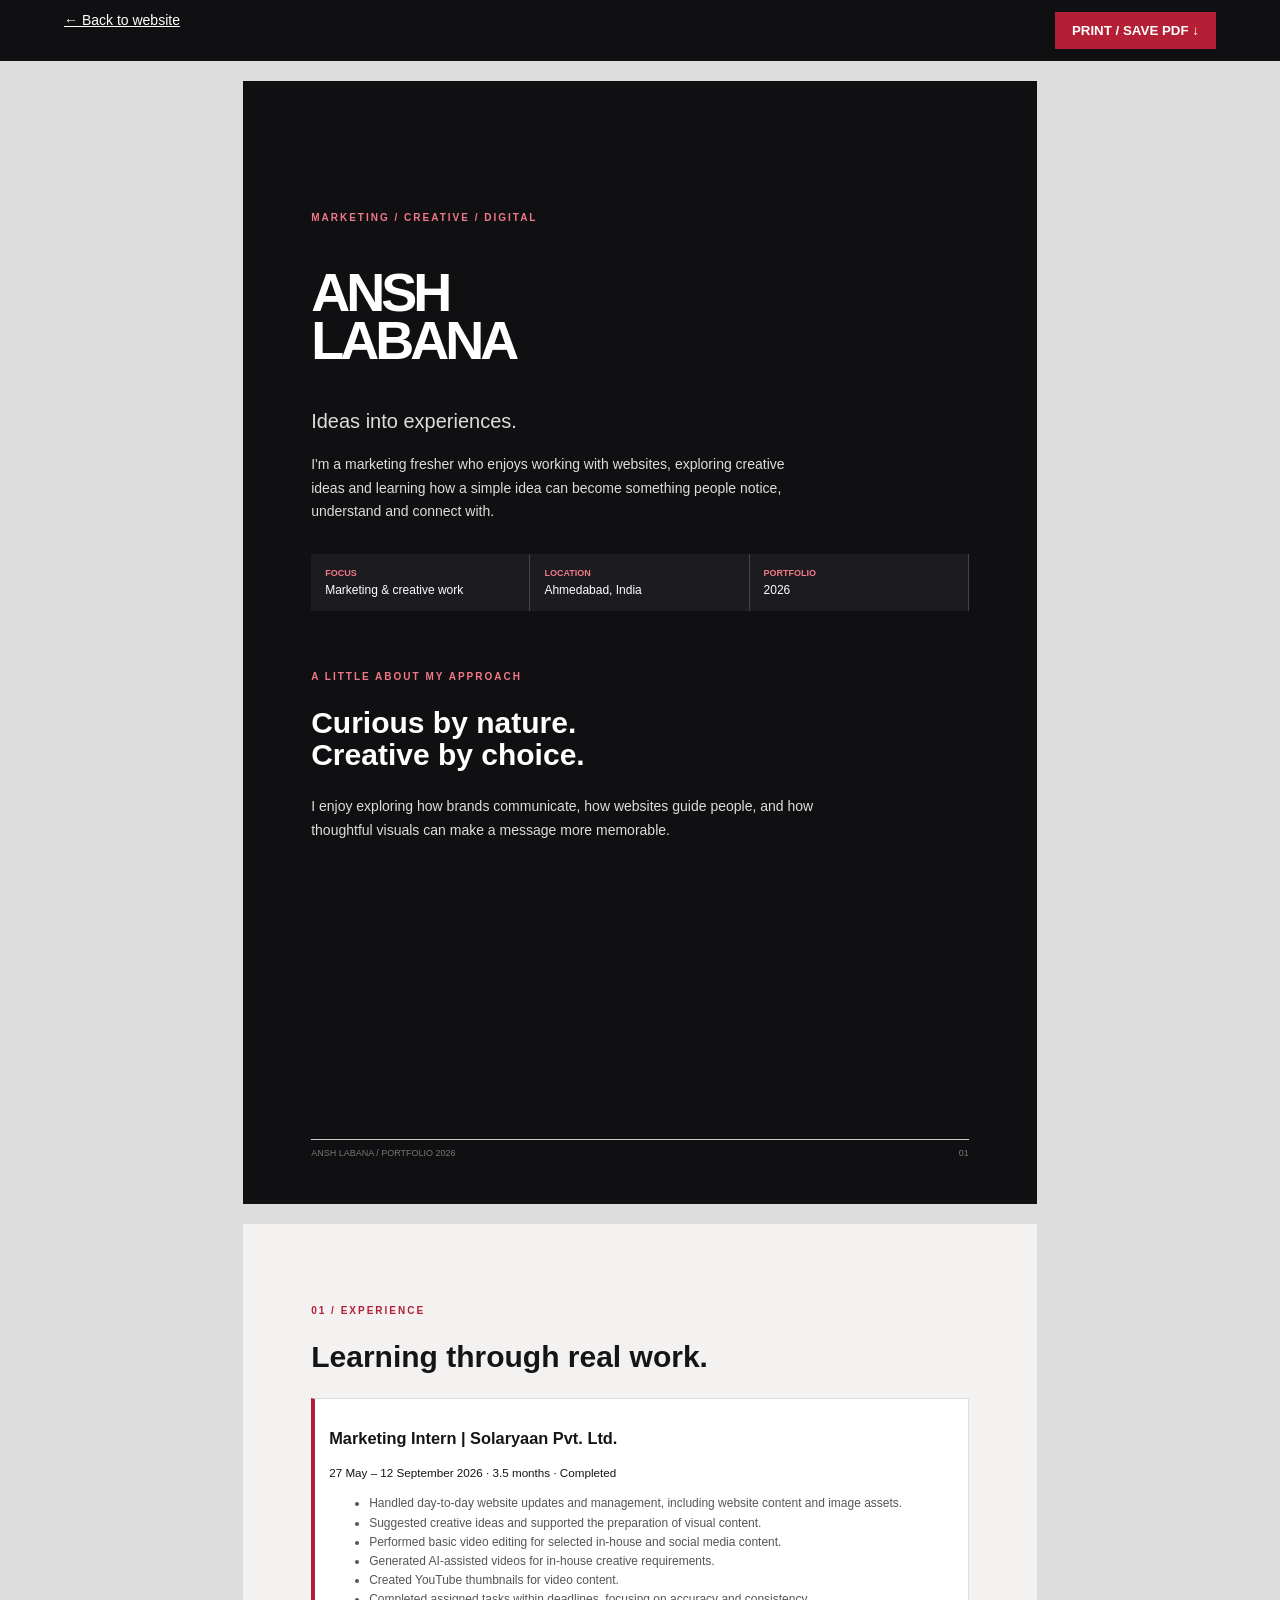
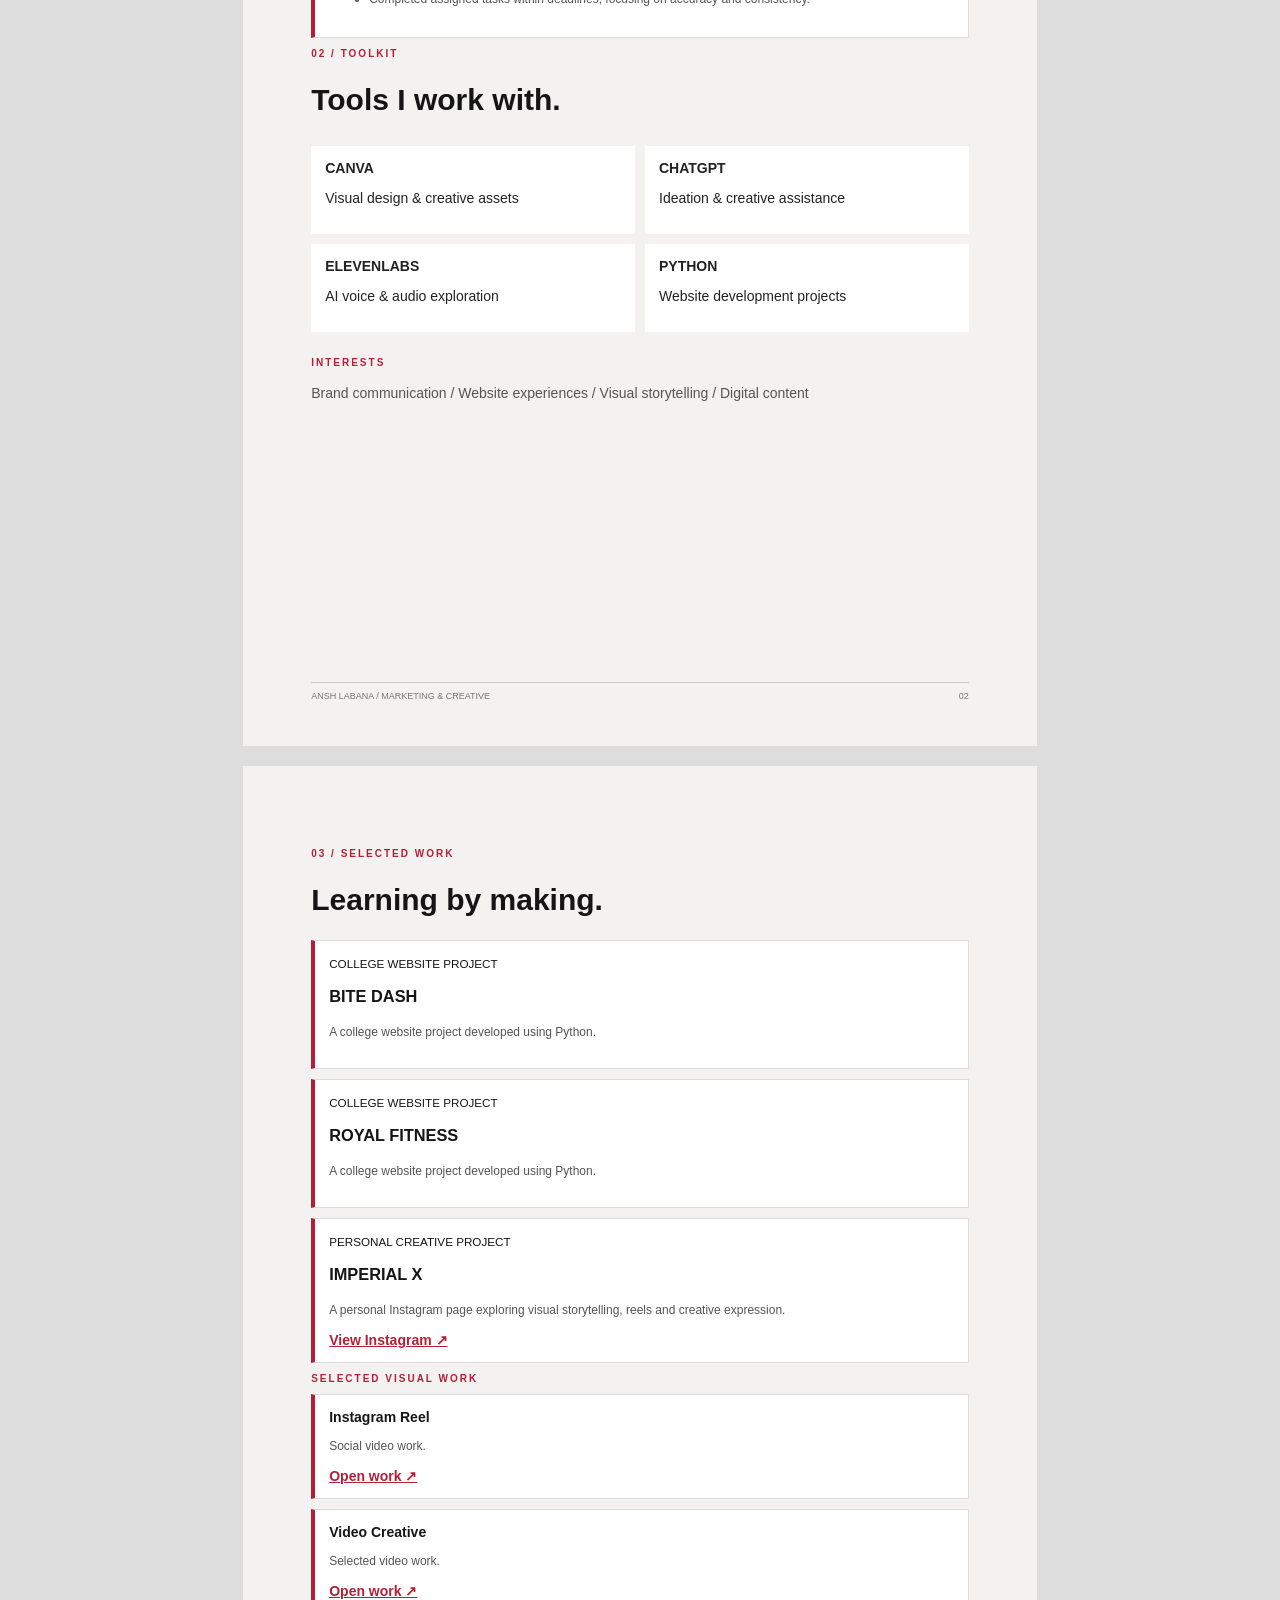
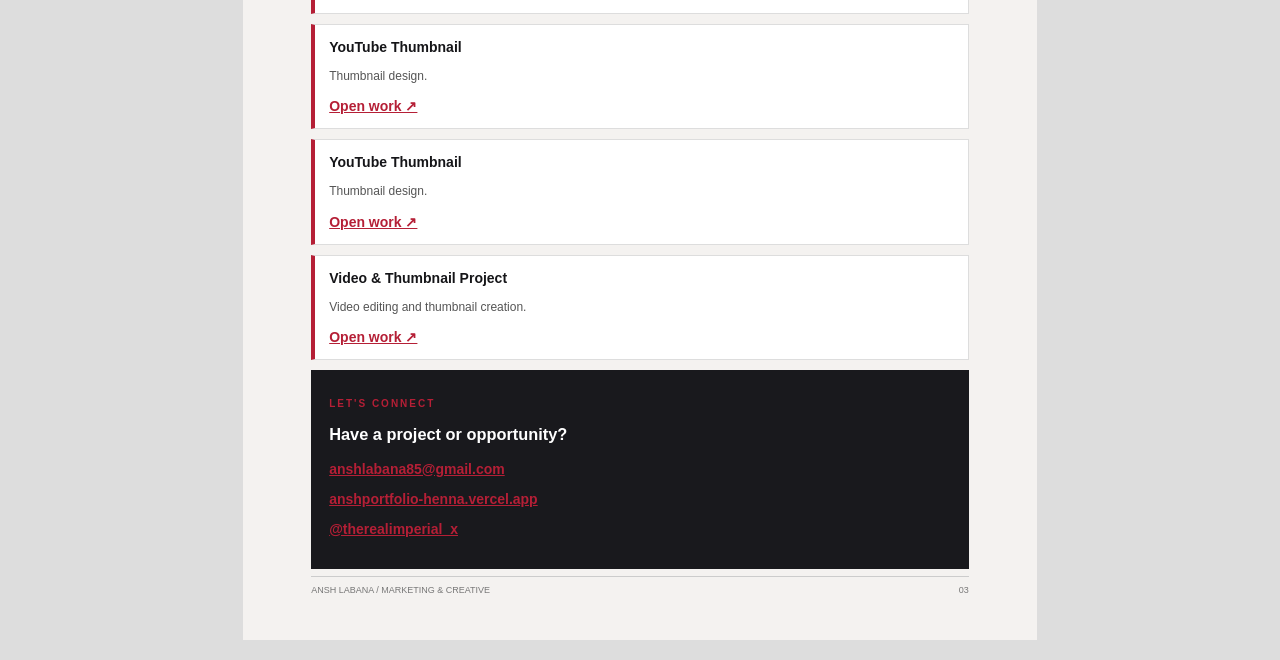
<file: ansh_labana_portfolio/portfolio-classic.html>
<!doctype html><html lang="en"><head><meta charset="utf-8"><meta name="viewport" content="width=device-width,initial-scale=1"><title>Ansh Labana | Creative Portfolio</title><style>
*{box-sizing:border-box}body{margin:0;background:#ddd;color:#151518;font:14px Arial}.bar{position:sticky;top:0;background:#101012;color:white;padding:12px 5%;display:flex;justify-content:space-between}.bar a{color:white}.bar button{background:#b51f36;color:white;border:0;padding:11px 17px;font-weight:bold;cursor:pointer}.page{width:210mm;min-height:297mm;background:#f4f2f0;margin:20px auto;padding:19mm 18mm;position:relative;page-break-after:always}.cover{background:#101012;color:white;padding-top:32mm}.tag{color:#b51f36;font-size:10px;font-weight:bold;letter-spacing:2px}.cover .tag{color:#f07887}.name{font-size:54px;line-height:.9;letter-spacing:-4px}.role{font-size:20px;color:#ddd}.intro{max-width:135mm;line-height:1.7;color:#555}.cover .intro{color:#ddd}.facts,.two{display:grid;grid-template-columns:repeat(3,1fr);background:#1b1b20;color:white;margin-top:30px}.facts div{padding:14px;border-right:1px solid #444;font-size:12px}.facts b{display:block;color:#f07887;font-size:9px;margin-bottom:5px}.page h2{font-size:30px;line-height:1.05}.card{background:white;border:1px solid #ddd;border-left:4px solid #b51f36;padding:14px;margin:10px 0}.card p,li{line-height:1.6;color:#555;font-size:12px}.two{grid-template-columns:1fr 1fr;background:transparent;gap:10px}.two div{background:white;color:#222;padding:14px}.foot{position:absolute;bottom:12mm;left:18mm;right:18mm;border-top:1px solid #ccc;padding-top:8px;display:flex;justify-content:space-between;color:#777;font-size:9px}.contact{background:#19191d;color:white;padding:18px}.contact a,.link{color:#b51f36;font-weight:bold}@page{size:A4;margin:0}@media print{body{background:white}.bar{display:none}.page{margin:0;width:210mm;height:297mm;min-height:297mm;overflow:hidden;box-shadow:none}}@media(max-width:800px){.page{width:100%;margin:10px auto;padding:28px 22px}.cover{padding-top:55px}.facts{grid-template-columns:1fr}.foot{position:static;margin-top:30px}}
</style></head><body><div class="bar"><a href="./index.html">← Back to website</a><button onclick="print()">PRINT / SAVE PDF ↓</button></div>
<section class="page cover"><p class="tag">MARKETING / CREATIVE / DIGITAL</p><h1 class="name">ANSH<br>LABANA</h1><p class="role">Ideas into experiences.</p><p class="intro">I'm a marketing fresher who enjoys working with websites, exploring creative ideas and learning how a simple idea can become something people notice, understand and connect with.</p><div class="facts"><div><b>FOCUS</b>Marketing & creative work</div><div><b>LOCATION</b>Ahmedabad, India</div><div><b>PORTFOLIO</b>2026</div></div><p class="tag" style="margin-top:60px">A LITTLE ABOUT MY APPROACH</p><h2>Curious by nature.<br>Creative by choice.</h2><p class="intro">I enjoy exploring how brands communicate, how websites guide people, and how thoughtful visuals can make a message more memorable.</p><div class="foot"><span>ANSH LABANA / PORTFOLIO 2026</span><span>01</span></div></section>
<section class="page"><p class="tag">01 / EXPERIENCE</p><h2>Learning through real work.</h2><div class="card"><h3>Marketing Intern | Solaryaan Pvt. Ltd.</h3><small>27 May – 12 September 2026 · 3.5 months · Completed</small><ul><li>Handled day-to-day website updates and management, including website content and image assets.</li><li>Suggested creative ideas and supported the preparation of visual content.</li><li>Performed basic video editing for selected in-house and social media content.</li><li>Generated AI-assisted videos for in-house creative requirements.</li><li>Created YouTube thumbnails for video content.</li><li>Completed assigned tasks within deadlines, focusing on accuracy and consistency.</li></ul></div><p class="tag">02 / TOOLKIT</p><h2>Tools I work with.</h2><div class="two"><div><b>CANVA</b><p>Visual design & creative assets</p></div><div><b>CHATGPT</b><p>Ideation & creative assistance</p></div><div><b>ELEVENLABS</b><p>AI voice & audio exploration</p></div><div><b>PYTHON</b><p>Website development projects</p></div></div><p class="tag" style="margin-top:25px">INTERESTS</p><p class="intro">Brand communication / Website experiences / Visual storytelling / Digital content</p><div class="foot"><span>ANSH LABANA / MARKETING & CREATIVE</span><span>02</span></div></section>
<section class="page"><p class="tag">03 / SELECTED WORK</p><h2>Learning by making.</h2><div class="card"><small>COLLEGE WEBSITE PROJECT</small><h3>BITE DASH</h3><p>A college website project developed using Python.</p></div><div class="card"><small>COLLEGE WEBSITE PROJECT</small><h3>ROYAL FITNESS</h3><p>A college website project developed using Python.</p></div><div class="card"><small>PERSONAL CREATIVE PROJECT</small><h3>IMPERIAL X</h3><p>A personal Instagram page exploring visual storytelling, reels and creative expression.</p><a class="link" href="https://www.instagram.com/therealimperial_x/">View Instagram ↗</a></div><p class="tag">SELECTED VISUAL WORK</p><div class="card"><b>Instagram Reel</b><p>Social video work.</p><a class="link" href="https://www.instagram.com/reel/DbDmTkGNTZc/">Open work ↗</a></div><div class="card"><b>Video Creative</b><p>Selected video work.</p><a class="link" href="https://youtu.be/lfKjuf1GdGk">Open work ↗</a></div><div class="card"><b>YouTube Thumbnail</b><p>Thumbnail design.</p><a class="link" href="https://youtu.be/91ljwgh9lTw">Open work ↗</a></div><div class="card"><b>YouTube Thumbnail</b><p>Thumbnail design.</p><a class="link" href="https://youtu.be/ZfUaRl8HooA">Open work ↗</a></div><div class="card"><b>Video & Thumbnail Project</b><p>Video editing and thumbnail creation.</p><a class="link" href="https://www.youtube.com/watch?v=d0cfxO3Bwk4">Open work ↗</a></div><div class="contact"><p class="tag">LET'S CONNECT</p><h3>Have a project or opportunity?</h3><p><a href="mailto:anshlabana85@gmail.com">anshlabana85@gmail.com</a></p><p><a href="https://anshportfolio-henna.vercel.app/">anshportfolio-henna.vercel.app</a></p><p><a href="https://www.instagram.com/therealimperial_x/">@therealimperial_x</a></p></div><div class="foot"><span>ANSH LABANA / MARKETING & CREATIVE</span><span>03</span></div></section></body></html>
</file>
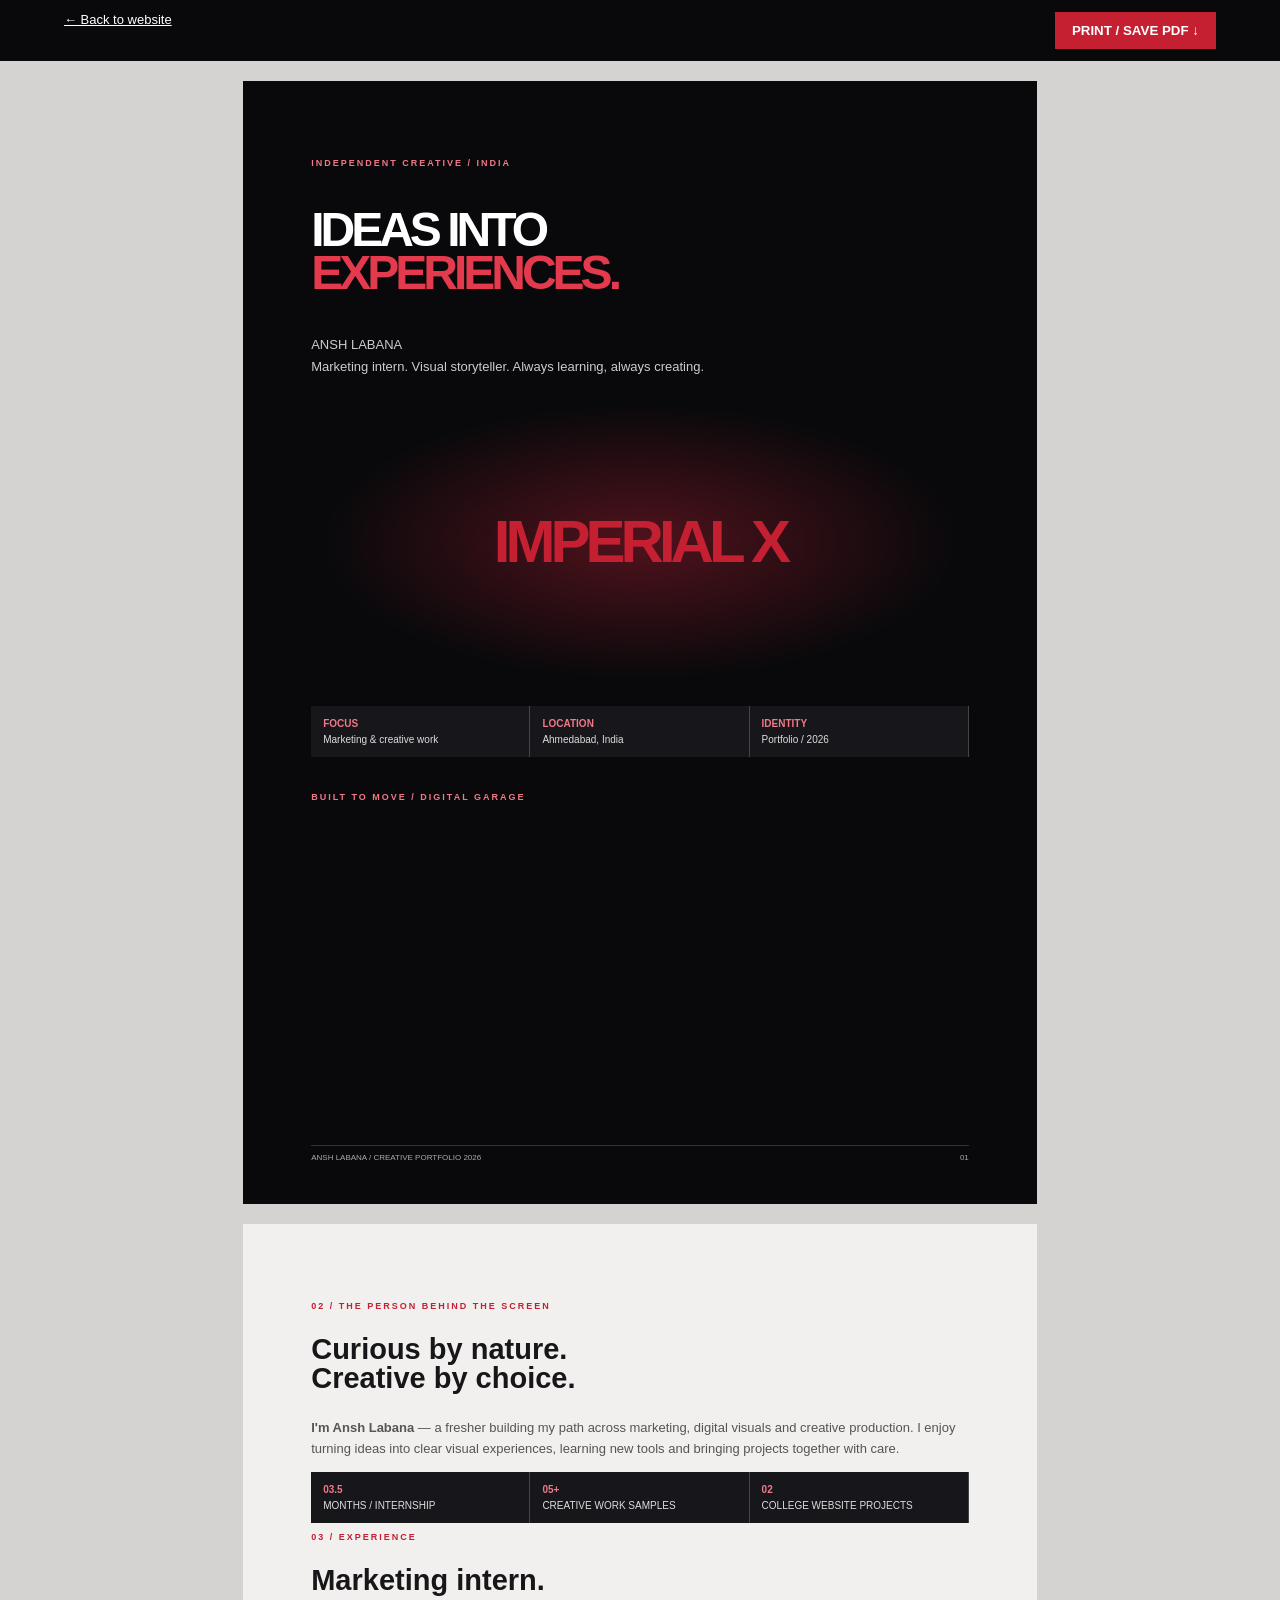
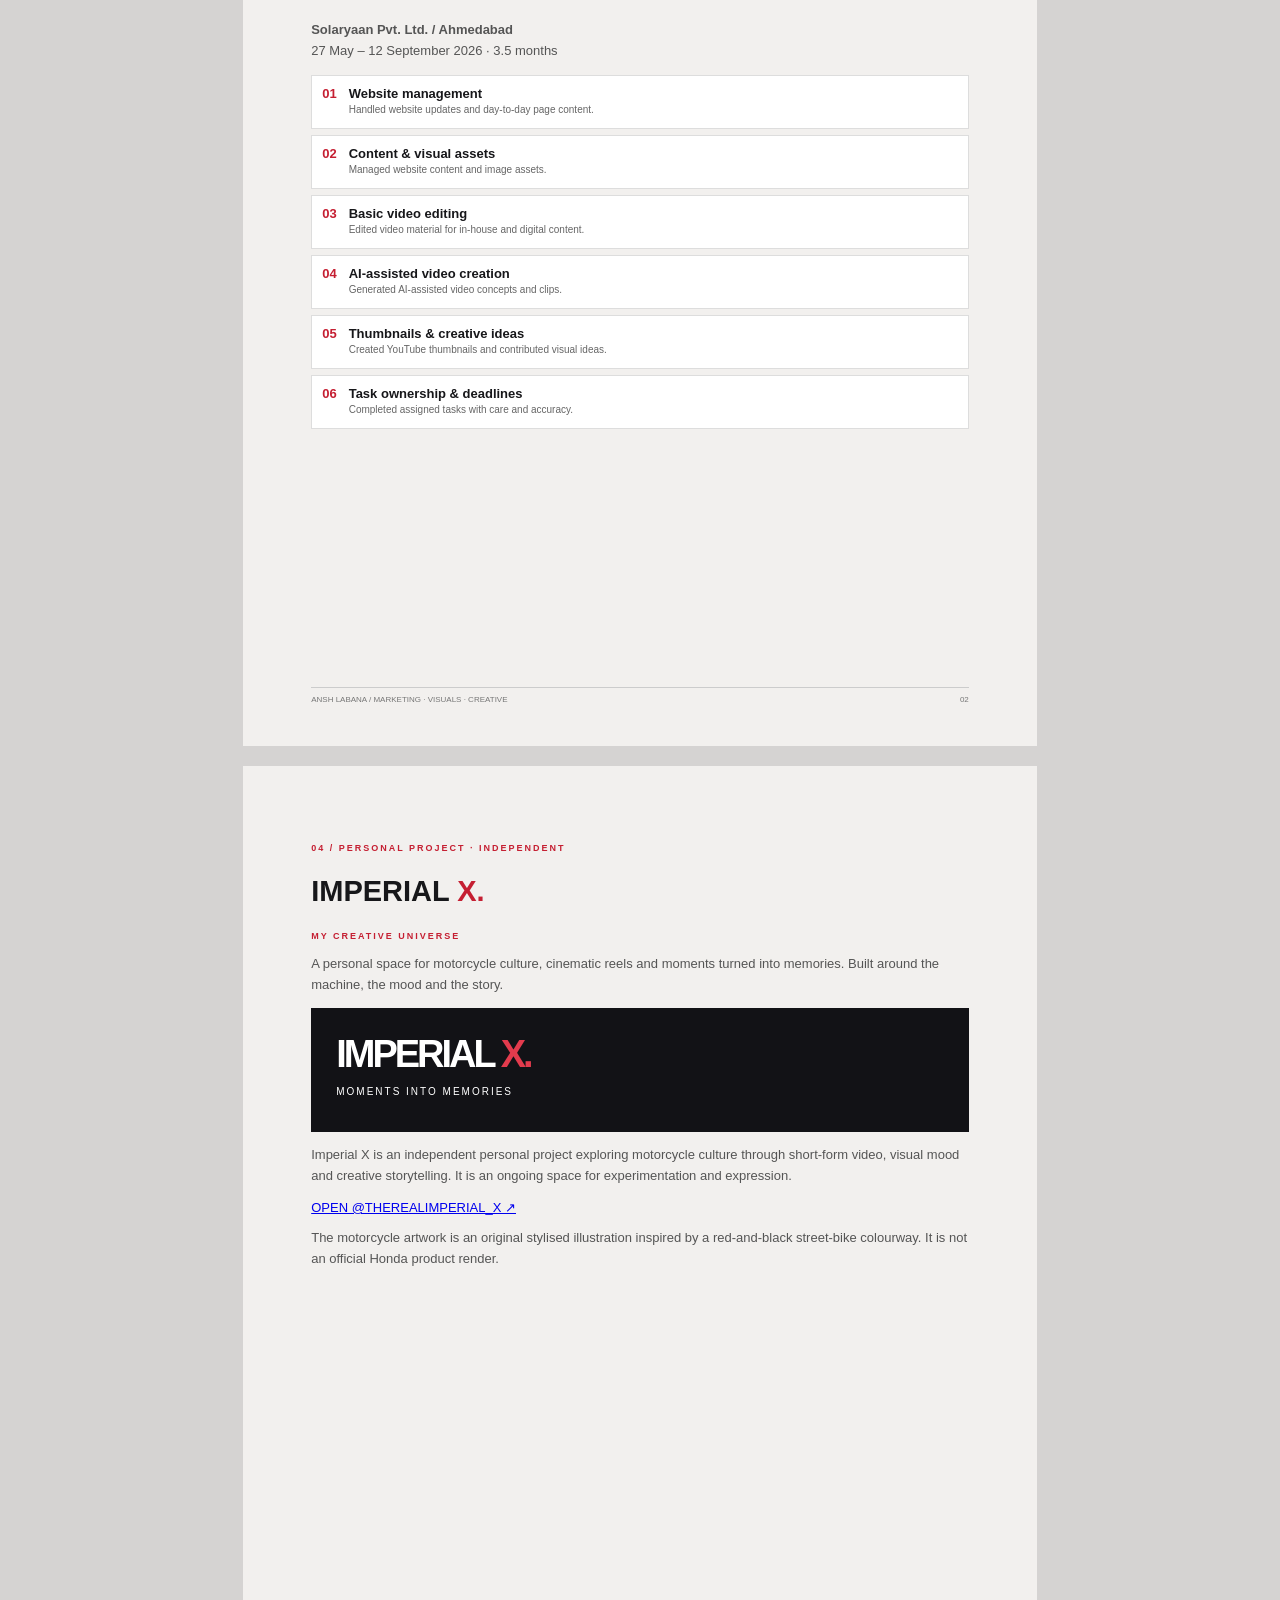
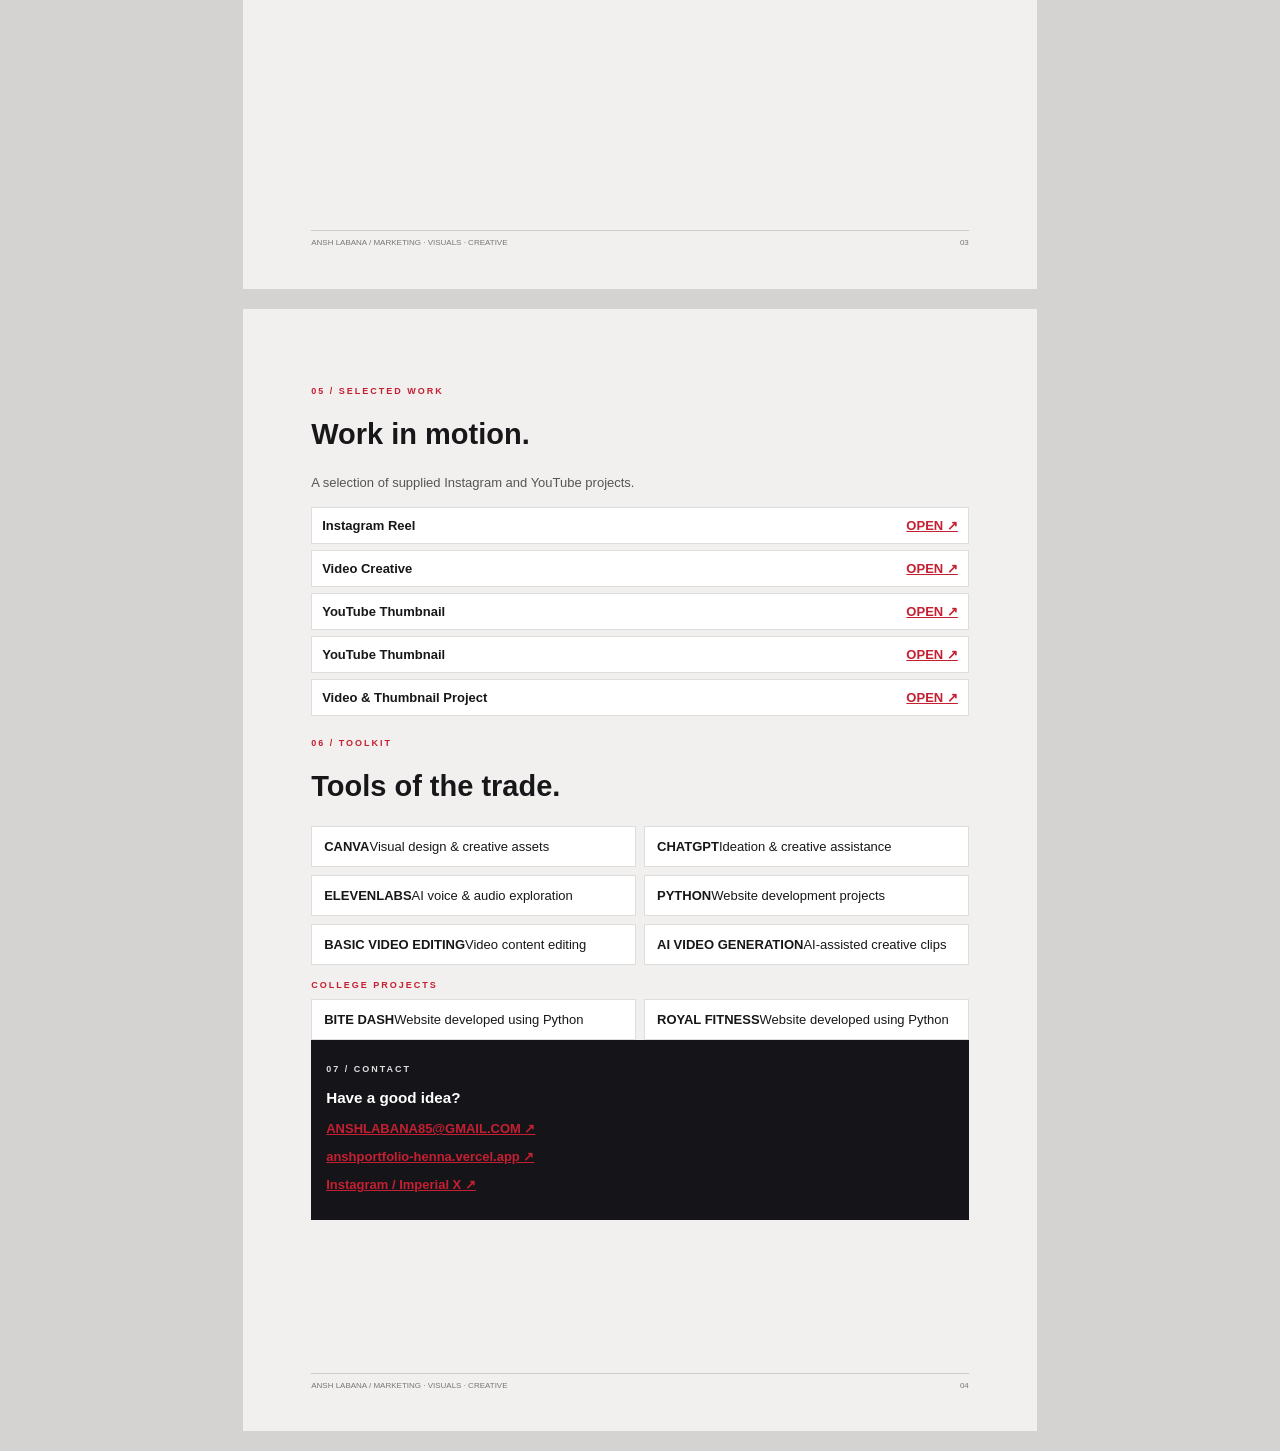
<file: ansh_labana_portfolio/portfolio-v2.html>
<!doctype html><html lang="en"><head><meta charset="utf-8"><meta name="viewport" content="width=device-width,initial-scale=1"><title>Ansh Labana | Creative Portfolio v2</title><style>
*{box-sizing:border-box}body{margin:0;background:#d5d3d2;color:#17171a;font:13px Arial}.bar{position:sticky;top:0;background:#09090b;color:white;padding:12px 5%;display:flex;justify-content:space-between}.bar a{color:white}.bar button{background:#c51f32;color:white;border:0;padding:11px 17px;font-weight:bold;cursor:pointer}.page{width:210mm;min-height:297mm;background:#f2f0ee;margin:20px auto;padding:18mm;position:relative;page-break-after:always}.dark{background:#09090b;color:white}.tag{font-size:9px;font-weight:bold;letter-spacing:2px;color:#c51f32}.dark .tag{color:#f07887}.hero{font-size:48px;line-height:.9;letter-spacing:-4px}.hero span{color:#e33b4d}.lead{color:#ccc;line-height:1.7}.bike{height:75mm;margin:22px 0;background:radial-gradient(ellipse,#50121c,transparent 68%);display:flex;align-items:center;justify-content:center;font-size:60px;color:#c51f32;font-weight:bold;letter-spacing:-5px}.facts,.stats{display:grid;grid-template-columns:repeat(3,1fr);background:#17171b;color:#ddd}.facts div,.stats div{padding:12px;border-right:1px solid #444;font-size:10px}.facts b,.stats b{display:block;color:#f07887;margin-bottom:5px}.page h2{font-size:29px;line-height:1.02}.body{line-height:1.6;color:#555}.task,.work{background:white;border:1px solid #ddd;padding:10px;margin:6px 0;display:flex;gap:12px}.task strong{color:#c51f32}.task p{font-size:10px;color:#666;margin:3px 0}.feature{background:#121216;color:white;padding:25px;font-size:38px;font-weight:900;letter-spacing:-3px}.feature span{color:#e33b4d}.work{justify-content:space-between;align-items:center}.work a,.contact a{color:#c51f32;font-weight:bold}.tools{display:grid;grid-template-columns:1fr 1fr;gap:8px}.tools div{background:white;padding:12px;border:1px solid #ddd}.contact{background:#151519;color:white;padding:15px}.contact p{color:#ddd}.foot{position:absolute;bottom:11mm;left:18mm;right:18mm;border-top:1px solid #ccc;padding-top:7px;display:flex;justify-content:space-between;color:#777;font-size:8px}.dark .foot{border-color:#333;color:#aaa}@page{size:A4;margin:0}@media print{body{background:white}.bar{display:none}.page{margin:0;width:210mm;height:297mm;min-height:297mm;overflow:hidden}}@media(max-width:800px){.page{width:100%;margin:10px auto;padding:27px 21px}.hero{font-size:42px}.bike{height:160px}.facts,.stats{grid-template-columns:1fr}.foot{position:static;margin-top:25px}}
</style></head><body><div class="bar"><a href="./index.html">← Back to website</a><button onclick="print()">PRINT / SAVE PDF ↓</button></div>
<section class="page dark"><p class="tag">INDEPENDENT CREATIVE / INDIA</p><h1 class="hero">IDEAS INTO<br><span>EXPERIENCES.</span></h1><p class="lead">ANSH LABANA<br>Marketing intern. Visual storyteller. Always learning, always creating.</p><div class="bike">IMPERIAL X</div><div class="facts"><div><b>FOCUS</b>Marketing & creative work</div><div><b>LOCATION</b>Ahmedabad, India</div><div><b>IDENTITY</b>Portfolio / 2026</div></div><p class="tag" style="margin-top:35px">BUILT TO MOVE / DIGITAL GARAGE</p><div class="foot"><span>ANSH LABANA / CREATIVE PORTFOLIO 2026</span><span>01</span></div></section>
<section class="page"><p class="tag">02 / THE PERSON BEHIND THE SCREEN</p><h2>Curious by nature.<br>Creative by choice.</h2><p class="body"><b>I'm Ansh Labana</b> — a fresher building my path across marketing, digital visuals and creative production. I enjoy turning ideas into clear visual experiences, learning new tools and bringing projects together with care.</p><div class="stats"><div><b>03.5</b>MONTHS / INTERNSHIP</div><div><b>05+</b>CREATIVE WORK SAMPLES</div><div><b>02</b>COLLEGE WEBSITE PROJECTS</div></div><p class="tag">03 / EXPERIENCE</p><h2>Marketing intern.</h2><p class="body"><b>Solaryaan Pvt. Ltd. / Ahmedabad</b><br>27 May – 12 September 2026 · 3.5 months</p><div class="task"><strong>01</strong><div><b>Website management</b><p>Handled website updates and day-to-day page content.</p></div></div><div class="task"><strong>02</strong><div><b>Content & visual assets</b><p>Managed website content and image assets.</p></div></div><div class="task"><strong>03</strong><div><b>Basic video editing</b><p>Edited video material for in-house and digital content.</p></div></div><div class="task"><strong>04</strong><div><b>AI-assisted video creation</b><p>Generated AI-assisted video concepts and clips.</p></div></div><div class="task"><strong>05</strong><div><b>Thumbnails & creative ideas</b><p>Created YouTube thumbnails and contributed visual ideas.</p></div></div><div class="task"><strong>06</strong><div><b>Task ownership & deadlines</b><p>Completed assigned tasks with care and accuracy.</p></div></div><div class="foot"><span>ANSH LABANA / MARKETING · VISUALS · CREATIVE</span><span>02</span></div></section>
<section class="page"><p class="tag">04 / PERSONAL PROJECT · INDEPENDENT</p><h2>IMPERIAL <span style="color:#c51f32">X.</span></h2><p class="tag">MY CREATIVE UNIVERSE</p><p class="body">A personal space for motorcycle culture, cinematic reels and moments turned into memories. Built around the machine, the mood and the story.</p><div class="feature">IMPERIAL <span>X.</span><p style="font-size:10px;letter-spacing:2px;font-weight:normal">MOMENTS INTO MEMORIES</p></div><p class="body">Imperial X is an independent personal project exploring motorcycle culture through short-form video, visual mood and creative storytelling. It is an ongoing space for experimentation and expression.</p><p><a href="https://www.instagram.com/therealimperial_x/">OPEN @THEREALIMPERIAL_X ↗</a></p><p class="body">The motorcycle artwork is an original stylised illustration inspired by a red-and-black street-bike colourway. It is not an official Honda product render.</p><div class="foot"><span>ANSH LABANA / MARKETING · VISUALS · CREATIVE</span><span>03</span></div></section>
<section class="page"><p class="tag">05 / SELECTED WORK</p><h2>Work in motion.</h2><p class="body">A selection of supplied Instagram and YouTube projects.</p><div class="work"><b>Instagram Reel</b><a href="https://www.instagram.com/reel/DbDmTkGNTZc/">OPEN ↗</a></div><div class="work"><b>Video Creative</b><a href="https://youtu.be/lfKjuf1GdGk">OPEN ↗</a></div><div class="work"><b>YouTube Thumbnail</b><a href="https://youtu.be/91ljwgh9lTw">OPEN ↗</a></div><div class="work"><b>YouTube Thumbnail</b><a href="https://youtu.be/ZfUaRl8HooA">OPEN ↗</a></div><div class="work"><b>Video & Thumbnail Project</b><a href="https://www.youtube.com/watch?v=d0cfxO3Bwk4">OPEN ↗</a></div><p class="tag" style="margin-top:22px">06 / TOOLKIT</p><h2>Tools of the trade.</h2><div class="tools"><div><b>CANVA</b>Visual design & creative assets</div><div><b>CHATGPT</b>Ideation & creative assistance</div><div><b>ELEVENLABS</b>AI voice & audio exploration</div><div><b>PYTHON</b>Website development projects</div><div><b>BASIC VIDEO EDITING</b>Video content editing</div><div><b>AI VIDEO GENERATION</b>AI-assisted creative clips</div></div><p class="tag" style="margin-top:15px">COLLEGE PROJECTS</p><div class="tools"><div><b>BITE DASH</b>Website developed using Python</div><div><b>ROYAL FITNESS</b>Website developed using Python</div></div><div class="contact"><p class="tag">07 / CONTACT</p><h3>Have a good idea?</h3><p><a href="mailto:anshlabana85@gmail.com">ANSHLABANA85@GMAIL.COM ↗</a></p><p><a href="https://anshportfolio-henna.vercel.app/">anshportfolio-henna.vercel.app ↗</a></p><p><a href="https://www.instagram.com/therealimperial_x/">Instagram / Imperial X ↗</a></p></div><div class="foot"><span>ANSH LABANA / MARKETING · VISUALS · CREATIVE</span><span>04</span></div></section></body></html>
</file>
